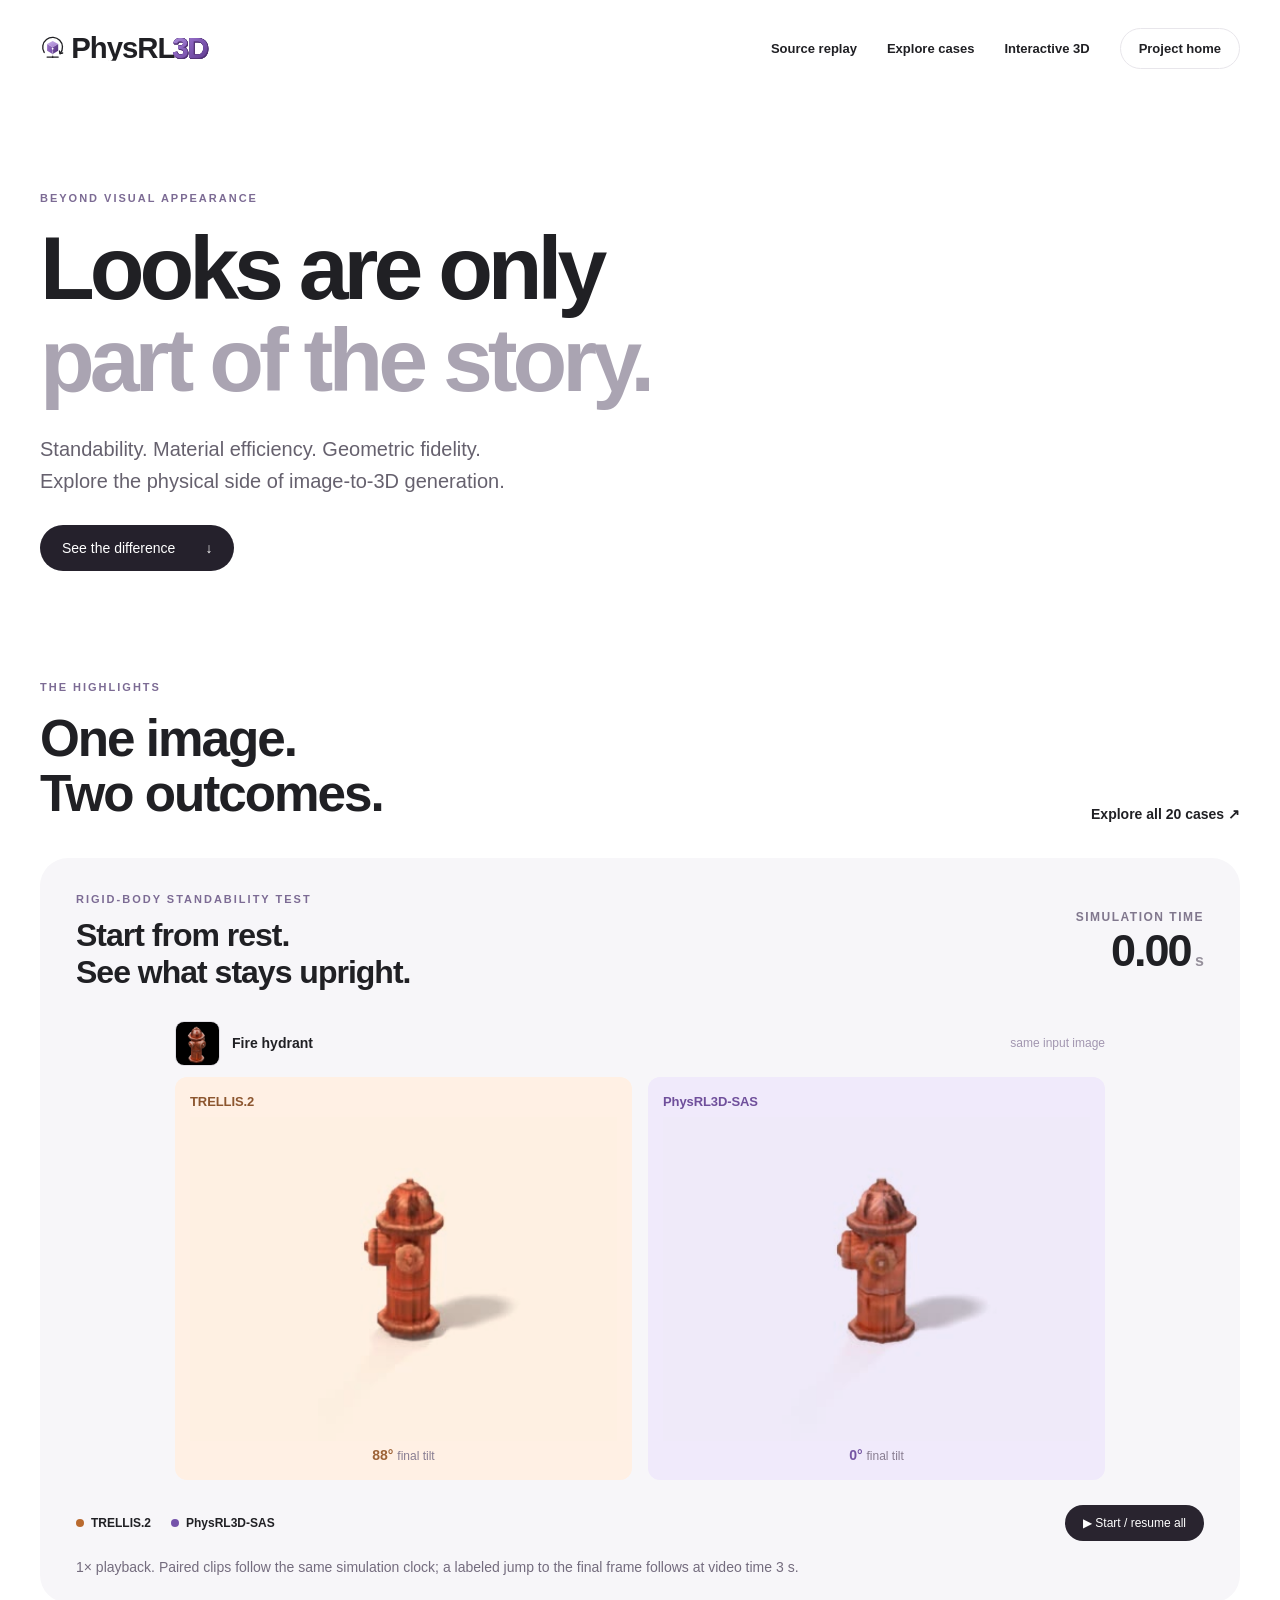
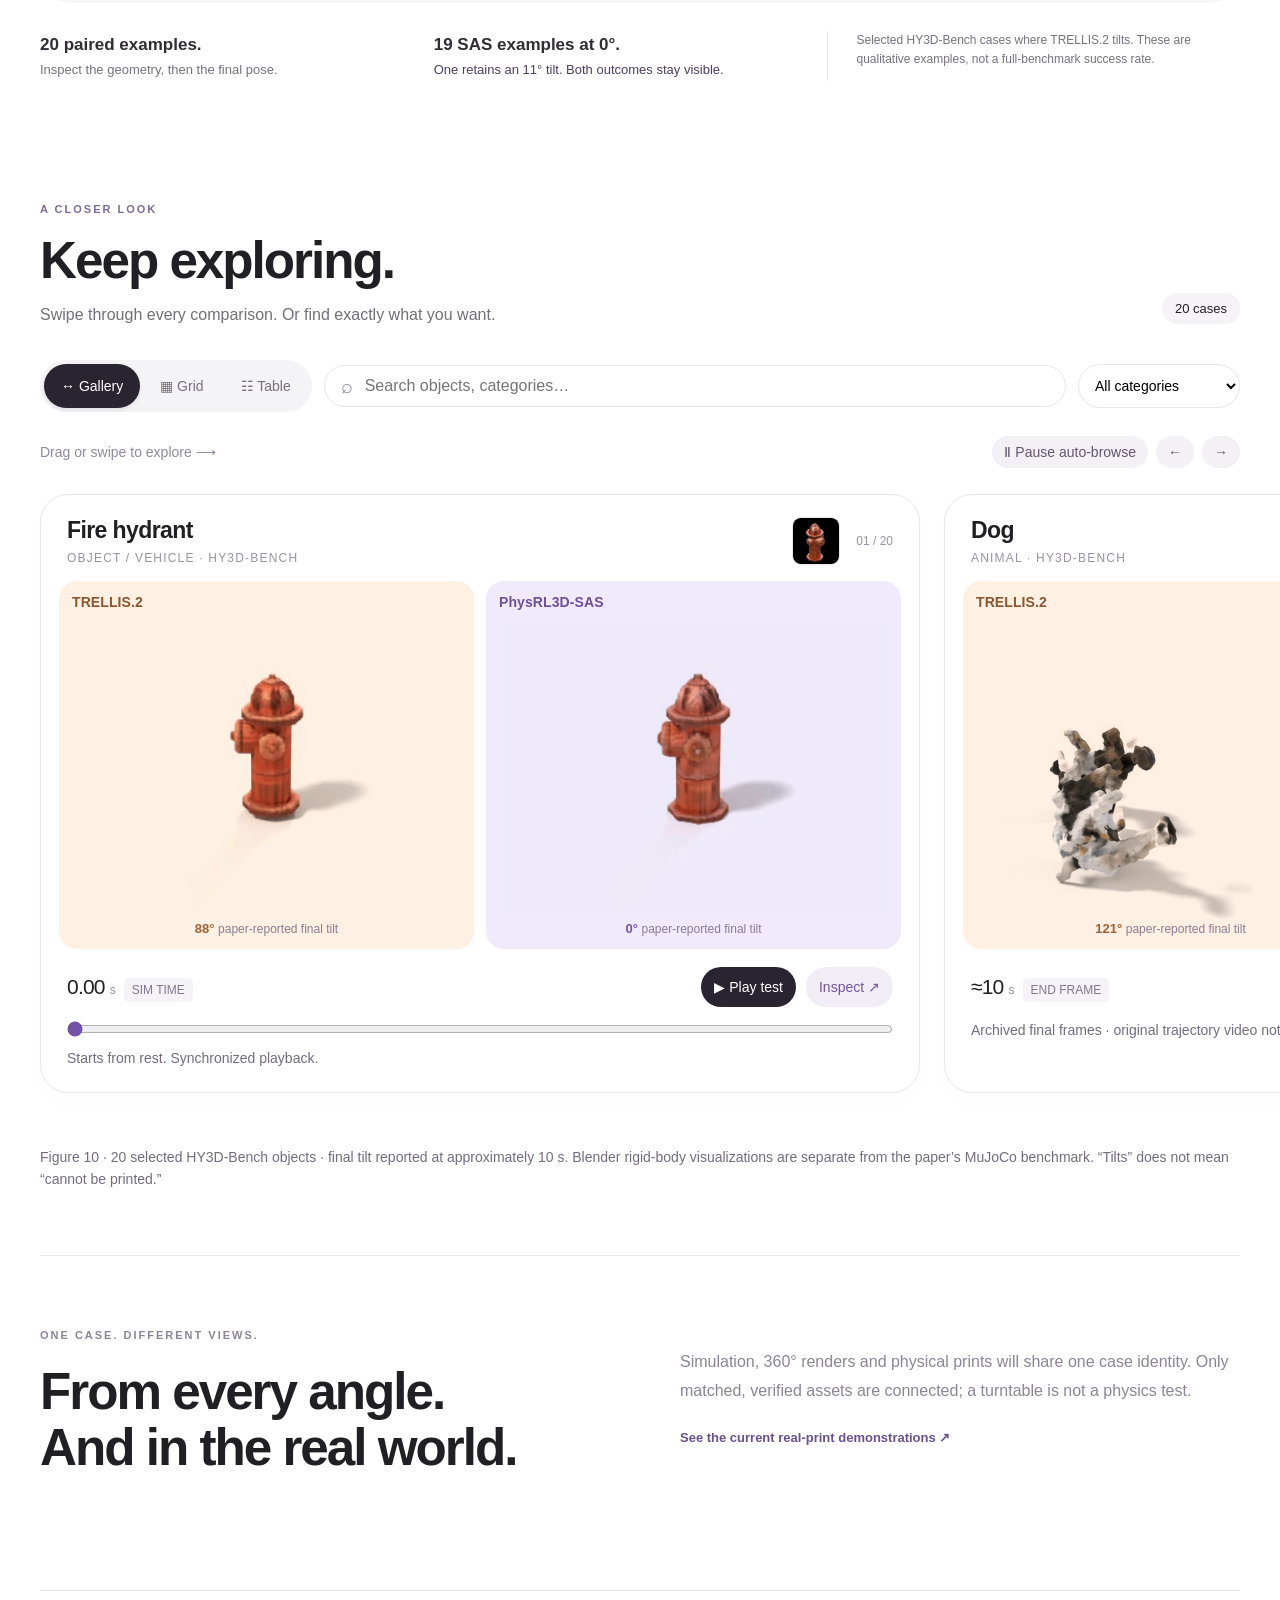
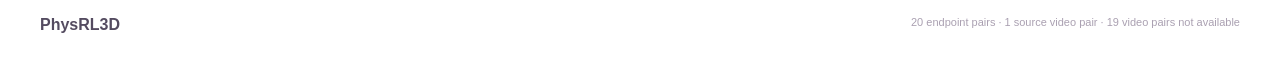
<file: examples/index.html>
<!doctype html>
<html lang="en">
<head>
  <meta charset="utf-8">
  <meta name="viewport" content="width=device-width,initial-scale=1">
  <meta name="color-scheme" content="light">
  <title>PhysRL3D — See what stands</title>
  <meta name="description" content="Explore paired standability tests of TRELLIS.2 and PhysRL3D-SAS.">
  <link rel="stylesheet" href="styles.css">
  <link rel="stylesheet" href="published.css">
  <meta name="robots" content="noindex,nofollow">
  <script>if(new URLSearchParams(location.search).has('embedded'))document.documentElement.classList.add('embedded');</script>
  <script defer src="cases.js"></script>
  <script defer src="core.js"></script>
  <script defer src="app.js"></script>
  <link rel="icon" href="/favicon.ico?v=20261120loop1" sizes="any"><link rel="icon" type="image/svg+xml" href="/static/brand/physrl3d-mark.svg?v=20261120loop1"><link rel="icon" type="image/png" sizes="32x32" href="/static/brand/favicon-32.png?v=20261120loop1"><link rel="apple-touch-icon" sizes="180x180" href="/static/brand/favicon-180.png?v=20261120loop1">
</head>
<body>
  <a class="skip" href="#cases">Skip to the cases</a>
  <header class="nav shell">
    <a class="wordmark" href="#top"><img src="/static/brand/physrl3d-lockup.svg?v=20261120loop1" alt="PhysRL3D" width="174" height="38"></a>
    <nav aria-label="Main navigation"><a href="#highlights">Source replay</a><a href="#cases">Explore cases</a><a href="../#support-examples" target="_top">Interactive 3D</a><a class="nav-pill" href="../" target="_top">Project home</a></nav>
  </header>
  <main id="top">
    <section class="intro shell">
      <p class="eyebrow">BEYOND VISUAL APPEARANCE</p>
      <h1>Looks are only<br><span>part of the story.</span></h1>
      <p class="intro-copy">Standability. Material efficiency. Geometric fidelity.<br>Explore the physical side of image-to-3D generation.</p>
      <a class="primary-link" href="#highlights">See the difference <span>↓</span></a>
    </section>

    <section id="highlights" class="highlights shell" aria-labelledby="highlights-title">
      <div class="section-heading"><div><p class="eyebrow">THE HIGHLIGHTS</p><h2 id="highlights-title">One image.<br>Two outcomes.</h2></div><a href="#cases" class="text-link">Explore all 20 cases ↗</a></div>
      <div class="feature">
        <div class="feature-heading"><div><p class="eyebrow">RIGID-BODY STANDABILITY TEST</p><h3>Start from rest.<br>See what stays upright.</h3></div><div class="clock"><span class="clock-label">PAPER ENDPOINT</span><strong id="hero-clock">≈10<span> s</span></strong></div></div>
        <div id="hero-pairs" class="hero-pairs"></div>
        <div class="feature-controls"><div class="legend"><span><i class="base-dot"></i>TRELLIS.2</span><span><i class="ours-dot"></i>PhysRL3D-SAS</span></div><button id="hero-play" class="play-button" disabled>▶ Simulation videos pending</button></div>
        <p id="hero-status" class="microcopy">Archived end-state images, not a running simulation. Existing source clips reportedly show 0–2.96 s, then jump to a held frame at 9.96 s. The timer will preserve and label this jump when verified clips are connected.</p>
      </div>
      <div class="highlight-summary"><p><b>20 paired examples.</b><br>Inspect the geometry, then the final pose.</p><p><b>19 SAS examples at 0°.</b><br>One retains an 11° tilt. Both outcomes stay visible.</p><p class="selection-note">Selected HY3D-Bench cases where TRELLIS.2 tilts. These are qualitative examples, not a full-benchmark success rate.</p></div>
    </section>

    <section id="cases" class="explorer" aria-labelledby="cases-title">
      <div class="shell"><div class="section-heading"><div><p class="eyebrow">A CLOSER LOOK</p><h2 id="cases-title">Keep exploring.</h2><p class="section-copy">Swipe through every comparison. Or find exactly what you want.</p></div><span id="result-count" class="count" aria-live="polite">20 cases</span></div>
        <div class="explorer-toolbar"><div class="view-switch" role="group" aria-label="Choose view"><button data-view="gallery" aria-pressed="true">↔ Gallery</button><button data-view="grid" aria-pressed="false">▦ Grid</button><button data-view="table" aria-pressed="false">☷ Table</button></div><label class="search"><span aria-hidden="true">⌕</span><input id="search" type="search" placeholder="Search objects, categories…" aria-label="Search cases"></label><label class="category-label"><span class="sr-only">Category</span><select id="category"><option value="all">All categories</option><option value="character">Characters</option><option value="animal">Animals</option><option value="vegetation">Vegetation</option><option value="object">Objects &amp; vehicles</option></select></label></div>
        <div class="gallery-options"><span id="browse-hint">Drag or swipe to explore <span aria-hidden="true">⟶</span></span><div><button id="auto-browse" aria-pressed="true">Ⅱ Pause auto-browse</button><button id="previous" aria-label="Previous case">←</button><button id="next" aria-label="Next case">→</button></div></div>
      </div>
      <div id="case-results" class="case-results gallery" tabindex="0" aria-label="Simulation case gallery"></div>
      <div id="empty-state" class="shell empty-state" hidden><h3>No matching cases.</h3><p>Try a different name or category.</p><button id="clear-search">Clear filters</button></div>
      <p class="shell footnote">Figure 10 · 20 selected HY3D-Bench objects · final tilt reported at approximately 10 s. Blender rigid-body visualizations are separate from the paper’s MuJoCo benchmark. “Tilts” does not mean “cannot be printed.”</p>
    </section>

    <section class="next-section shell"><div><p class="eyebrow">ONE CASE. DIFFERENT VIEWS.</p><h2>From every angle.<br>And in the real world.</h2></div><p>Simulation, 360° renders and physical prints will share one case identity. Only matched, verified assets are connected; a turntable is not a physics test.<br><a class="text-link" href="https://physrl3d.github.io/#prints" target="_blank" rel="noopener">See the current real-print demonstrations ↗</a></p></section>
  </main>
  <footer class="shell"><b>PhysRL3D</b><span>20 endpoint pairs · 1 source video pair · 19 video pairs not available</span></footer>
  <dialog id="case-dialog" aria-labelledby="dialog-title"><div class="dialog-top"><h2 id="dialog-title">Case</h2><button id="close-dialog" aria-label="Close case">×</button></div><div id="dialog-body"></div></dialog>
  <noscript><p class="shell">The interactive explorer requires JavaScript. <a href="../">Return to the research overview.</a></p></noscript>
</body>
</html>
</file>
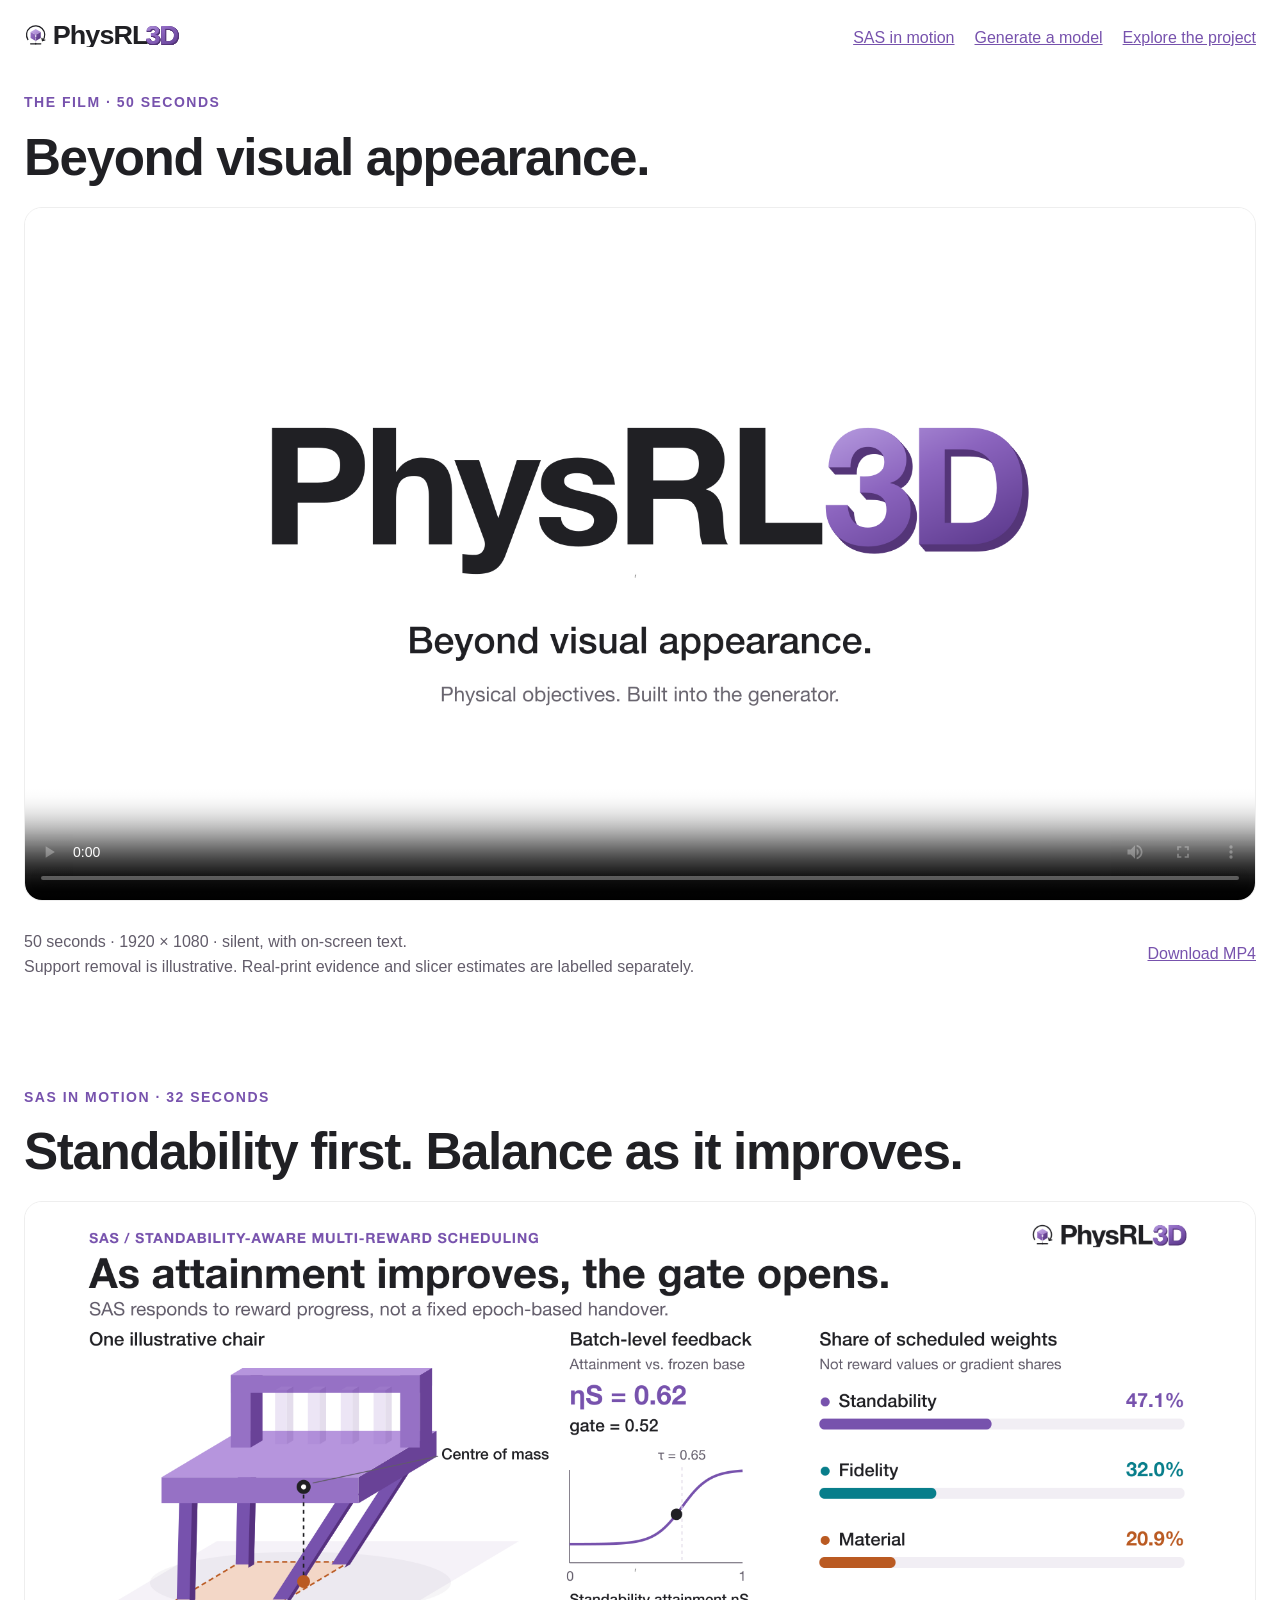
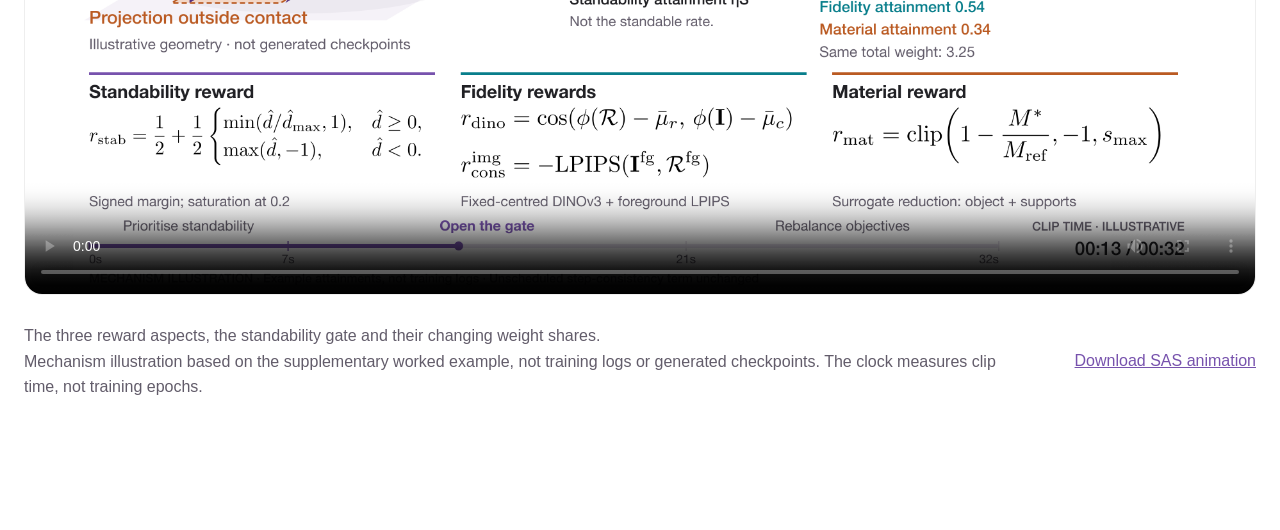
<file: film/index.html>
<!doctype html>
<html lang="en">
<head>
<meta charset="utf-8"><meta name="viewport" content="width=device-width,initial-scale=1"><meta name="robots" content="noindex,nofollow">
<title>PhysRL3D · Films</title>
<link rel="icon" href="/favicon.ico?v=20261120loop1" sizes="any">
<link rel="icon" type="image/svg+xml" href="/static/brand/physrl3d-mark.svg?v=20261120loop1">
<link rel="icon" type="image/png" sizes="32x32" href="/static/brand/favicon-32.png?v=20261120loop1">
<link rel="apple-touch-icon" sizes="180x180" href="/static/brand/favicon-180.png?v=20261120loop1">
<style>*{box-sizing:border-box}html{scroll-behavior:smooth;scroll-padding-top:24px}body{margin:0;padding:24px;background:#fff;color:#202024;font-family:Arial,Helvetica,sans-serif}header,main{max-width:1440px;margin:auto}header{display:flex;align-items:center;justify-content:space-between;gap:24px;margin-bottom:40px}header img{width:160px}nav{display:flex;gap:20px;flex-wrap:wrap}a{color:#7752ad}video{display:block;width:100%;background:#fff;border:1px solid #eee;border-radius:18px}p{font-size:16px;line-height:1.6;color:#625c6a}h1,h2{font-size:clamp(32px,4vw,54px);letter-spacing:-1.4px;margin:12px 0 20px}section{margin-bottom:90px}.eyebrow{font-size:14px;color:#7752ad;letter-spacing:1.5px;font-weight:600}.film-meta{display:flex;justify-content:space-between;align-items:center;gap:24px;flex-wrap:wrap;padding-top:12px}.film-meta p{max-width:1000px}.film-meta a{white-space:nowrap}@media(max-width:600px){header{align-items:flex-start;flex-direction:column}body{padding:20px}section{margin-bottom:60px}}@media(prefers-reduced-motion:reduce){html{scroll-behavior:auto}}</style>
</head>
<body>
<header><a href="../"><img src="../static/brand/physrl3d-lockup.svg?v=20261120loop1" alt="PhysRL3D"></a><nav><a href="#sas">SAS in motion</a><a href="../generate/">Generate a model</a><a href="../">Explore the project</a></nav></header>
<main>
<section id="overview"><p class="eyebrow">THE FILM · 50 SECONDS</p><h1>Beyond visual appearance.</h1>
<video controls playsinline preload="metadata" poster="../static/film/poster.png" aria-label="PhysRL3D research film"><source src="../static/film/physrl3d-50s.mp4" type="video/mp4"><track kind="captions" src="../static/film/captions.vtt" srclang="en" label="English" default></video>
<div class="film-meta"><p>50 seconds · 1920 × 1080 · silent, with on-screen text.<br>Support removal is illustrative. Real-print evidence and slicer estimates are labelled separately.</p><a href="../static/film/physrl3d-50s.mp4" download>Download MP4</a></div></section>
<section id="sas"><p class="eyebrow">SAS IN MOTION · 32 SECONDS</p><h2>Standability first. Balance as it improves.</h2>
<video controls playsinline preload="metadata" poster="../static/film/sas-poster.png" aria-label="SAS mechanism illustration with stage labels and a synchronized timeline"><source src="../static/film/sas-32s.mp4" type="video/mp4"><track kind="captions" src="../static/film/sas-captions.vtt" srclang="en" label="English"></video>
<div class="film-meta"><p>The three reward aspects, the standability gate and their changing weight shares.<br>Mechanism illustration based on the supplementary worked example, not training logs or generated checkpoints. The clock measures clip time, not training epochs.</p><a href="../static/film/sas-32s.mp4" download>Download SAS animation</a></div></section>
</main>
</body></html>
</file>
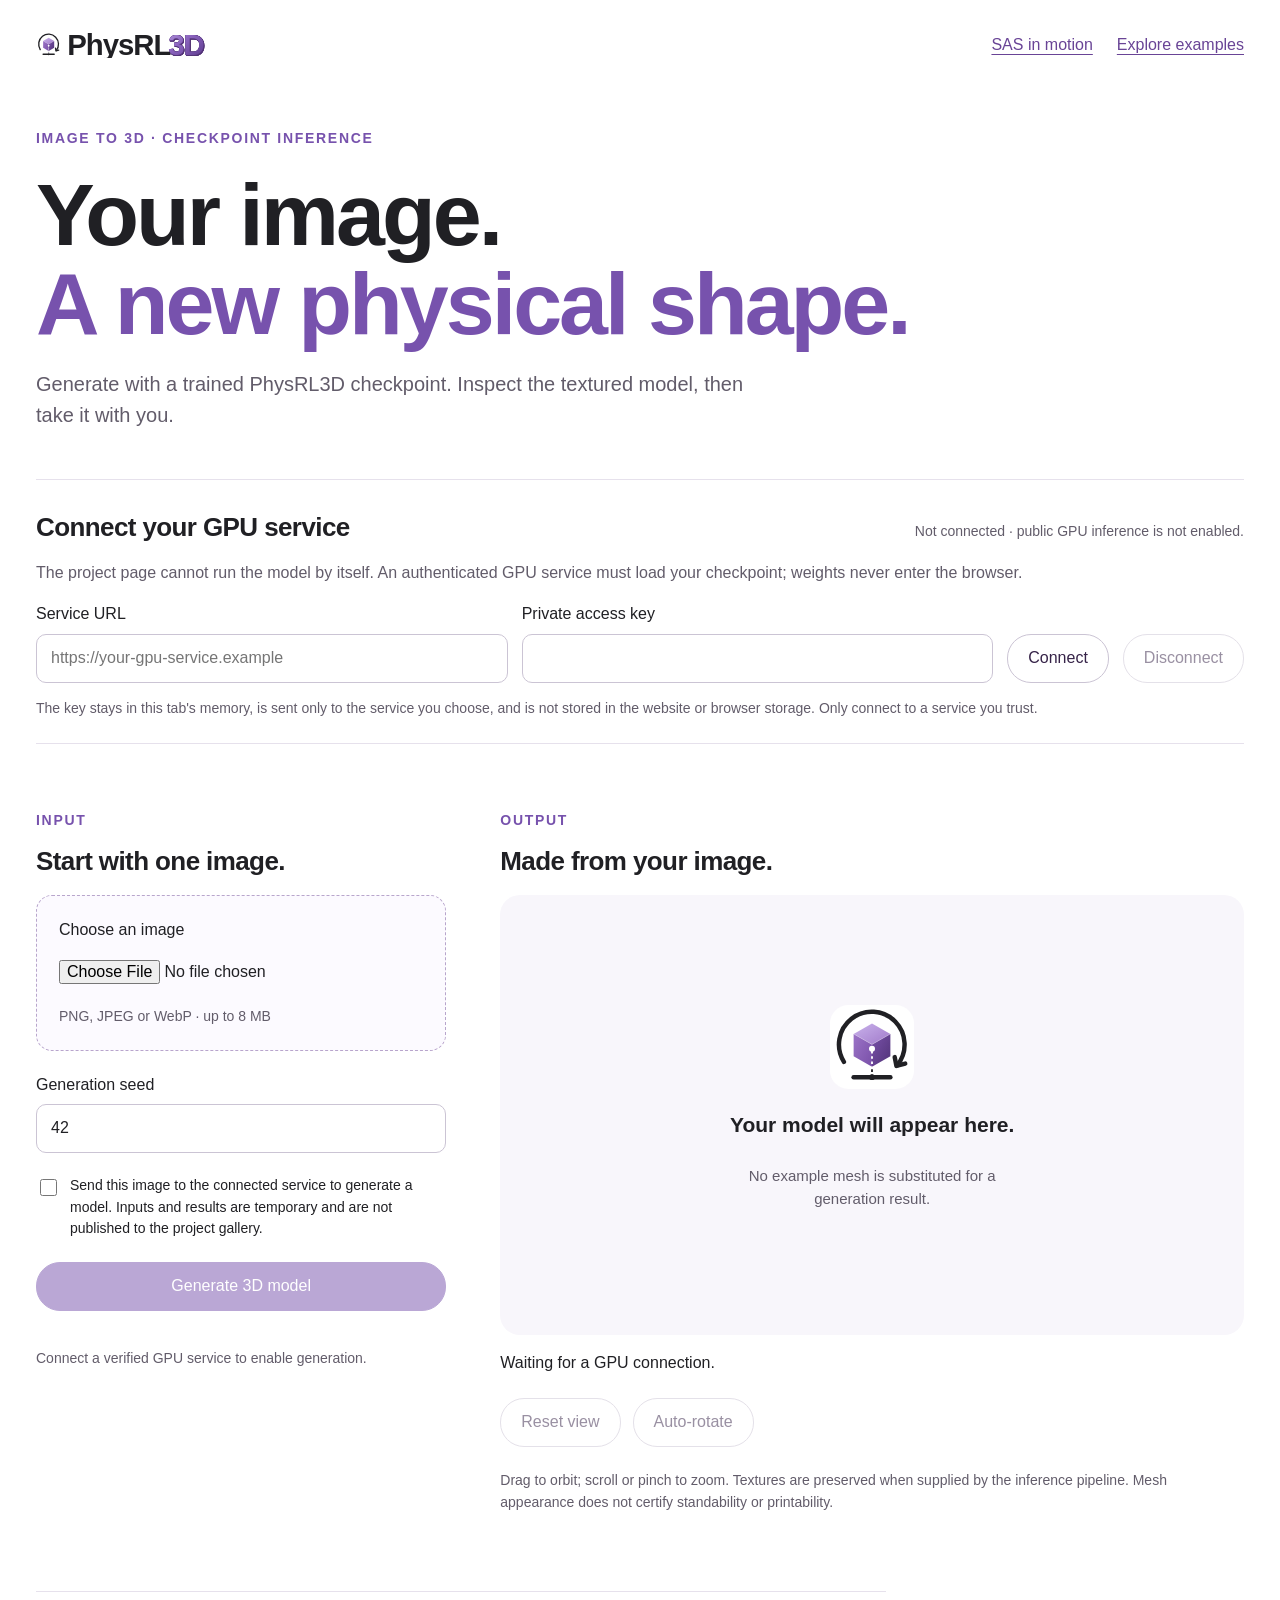
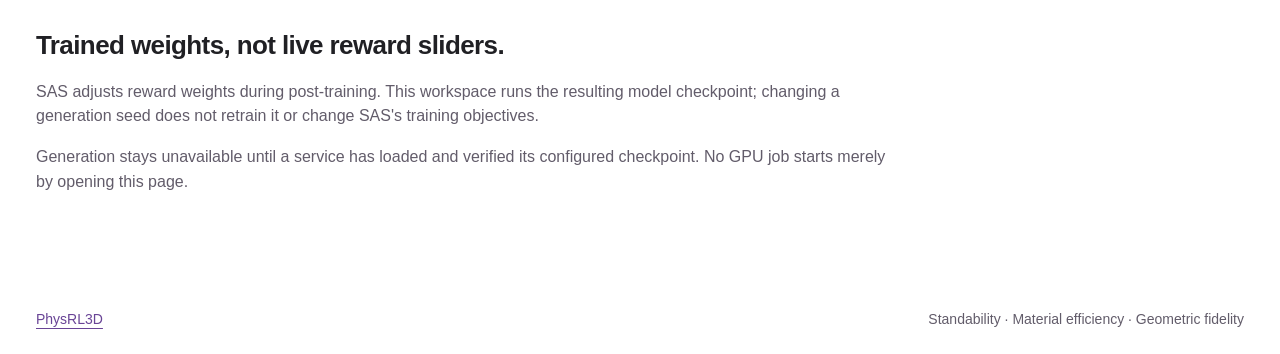
<file: generate/index.html>
<!doctype html>
<html lang="en"><head>
<meta charset="utf-8"><meta name="viewport" content="width=device-width,initial-scale=1"><meta name="robots" content="noindex,nofollow">
<meta name="referrer" content="no-referrer"><title>PhysRL3D · Generate</title>
<link rel="icon" href="/favicon.ico?v=20261120loop1"><link rel="stylesheet" href="generate.css?v=1">
<link rel="icon" type="image/svg+xml" href="/static/brand/physrl3d-mark.svg?v=20261120loop1">
<link rel="icon" type="image/png" sizes="32x32" href="/static/brand/favicon-32.png?v=20261120loop1">
<link rel="apple-touch-icon" sizes="180x180" href="/static/brand/favicon-180.png?v=20261120loop1">
<script type="importmap">{"imports":{"three":"https://cdn.jsdelivr.net/npm/three@0.162.0/build/three.module.js","three/addons/":"https://cdn.jsdelivr.net/npm/three@0.162.0/examples/jsm/"}}</script>
<script type="module" src="generate.mjs?v=1"></script>
</head><body>
<header><a href="../"><img src="../static/brand/physrl3d-lockup.svg?v=20261120loop1" alt="PhysRL3D" width="174" height="42"></a><nav><a href="../film/#sas">SAS in motion</a><a href="../#comparisons">Explore examples</a></nav></header>
<main>
<p class="eyebrow">IMAGE TO 3D · CHECKPOINT INFERENCE</p>
<h1>Your image.<br><span>A new physical shape.</span></h1>
<p class="lead">Generate with a trained PhysRL3D checkpoint. Inspect the textured model, then take it with you.</p>
<section class="connection" aria-labelledby="connection-title">
<div class="connection-heading"><h2 id="connection-title">Connect your GPU service</h2><p id="connection-status" role="status">Not connected · public GPU inference is not enabled.</p></div>
<p>The project page cannot run the model by itself. An authenticated GPU service must load your checkpoint; weights never enter the browser.</p>
<form id="connect-form"><label>Service URL<input id="endpoint" type="url" placeholder="https://your-gpu-service.example" autocomplete="off" required></label><label>Private access key<input id="access-key" type="password" autocomplete="off" spellcheck="false" required aria-describedby="key-note"></label><button id="connect" type="submit">Connect</button><button id="disconnect" type="button" disabled>Disconnect</button></form>
<p id="key-note" class="small">The key stays in this tab's memory, is sent only to the service you choose, and is not stored in the website or browser storage. Only connect to a service you trust.</p>
<p id="model-info" class="model-info" hidden></p>
</section>
<div class="workspace">
<section class="input-panel" aria-labelledby="input-title"><p class="eyebrow">INPUT</p><h2 id="input-title">Start with one image.</h2>
<form id="generate-form">
<label class="upload">Choose an image<input id="image" type="file" accept="image/png,image/jpeg,image/webp" required><span>PNG, JPEG or WebP · up to 8 MB</span></label>
<img id="input-preview" alt="Your selected conditioning image" hidden>
<label>Generation seed<input id="seed" type="number" min="0" max="2147483647" step="1" value="42" required></label>
<label class="consent"><input id="consent" type="checkbox" required><span>Send this image to the connected service to generate a model. Inputs and results are temporary and are not published to the project gallery.</span></label>
<button id="generate" type="submit" class="primary" disabled>Generate 3D model</button>
<p id="submit-hint" class="small">Connect a verified GPU service to enable generation.</p>
</form></section>
<section class="output-panel" aria-labelledby="output-title"><div class="output-heading"><div><p class="eyebrow">OUTPUT</p><h2 id="output-title">Made from your image.</h2></div><span id="elapsed" hidden></span></div>
<div id="viewer" role="region" aria-label="Generated 3D model viewer"><div id="placeholder"><img src="../static/brand/physrl3d-mark.svg" alt="" width="84" height="84"><h3>Your model will appear here.</h3><p>No example mesh is substituted for a generation result.</p></div></div>
<p id="job-status" role="status" aria-live="polite">Waiting for a GPU connection.</p><progress id="progress" hidden aria-label="Generation in progress"></progress>
<div class="output-actions"><button id="reset-view" disabled>Reset view</button><button id="rotate" disabled aria-pressed="false">Auto-rotate</button><a id="download" hidden download="physrl3d.glb">Download GLB</a></div>
<p class="small">Drag to orbit; scroll or pinch to zoom. Textures are preserved when supplied by the inference pipeline. Mesh appearance does not certify standability or printability.</p>
</section></div>
<section class="notes"><h2>Trained weights, not live reward sliders.</h2><p>SAS adjusts reward weights during post-training. This workspace runs the resulting model checkpoint; changing a generation seed does not retrain it or change SAS's training objectives.</p><p>Generation stays unavailable until a service has loaded and verified its configured checkpoint. No GPU job starts merely by opening this page.</p></section>
</main><footer><a href="../">PhysRL3D</a><span>Standability · Material efficiency · Geometric fidelity</span></footer>
</body></html>
</file>
<file: examples/styles.css>
:root{--ink:#202024;--muted:#717079;--line:#e8e6eb;--lavender:#f0eafb;--purple:#7452aa;--peach:#fff0e4;--orange:#b96a2f;--page:#fff;--radius:28px;font-family:Inter,-apple-system,BlinkMacSystemFont,"Segoe UI",sans-serif;color:var(--ink);background:var(--page)}
*{box-sizing:border-box}html{scroll-behavior:smooth;scroll-padding-top:28px}body{margin:0}button,input,select{font:inherit}button,a,input,select{-webkit-tap-highlight-color:transparent}button{cursor:pointer}button:disabled{cursor:not-allowed;opacity:.58}a{color:inherit;text-decoration:none}a:hover{text-decoration:underline;text-underline-offset:5px}button:focus-visible,a:focus-visible,input:focus-visible,select:focus-visible,[tabindex]:focus-visible{outline:3px solid var(--purple);outline-offset:4px}button{border:0}button:hover:not(:disabled){filter:brightness(.96)}.shell{width:min(1260px,calc(100% - 80px));margin:auto}.nav{height:96px;display:flex;align-items:center;justify-content:space-between}.wordmark{font-weight:800;font-size:24px;letter-spacing:-1px;display:flex;align-items:center}.wordmark span{color:var(--purple)}.wordmark i{width:8px;height:8px;margin:3px 0 0 7px;border-radius:50%;background:#e9bb8a}.nav nav{display:flex;gap:30px;align-items:center;font-size:13px;font-weight:600}.nav-pill{padding:12px 18px;border:1px solid var(--line);border-radius:50px}.intro{padding:96px 0 110px}.eyebrow{font-size:11px;font-weight:750;letter-spacing:2px;margin:0 0 18px;color:#7c6b94}h1,h2,h3,p{margin-top:0}h1{font-size:clamp(54px,7vw,100px);line-height:1.03;letter-spacing:-5px;font-weight:730;margin-bottom:26px}h1 span{color:#aaa4b2}h2{font-size:clamp(32px,4vw,54px);line-height:1.09;letter-spacing:-2px;font-weight:700;margin-bottom:14px}h3{font-size:28px;line-height:1.15;letter-spacing:-.9px}.intro-copy{font-size:20px;line-height:1.6;color:#66616e;margin:0 0 28px}.primary-link{display:inline-flex;gap:30px;align-items:center;background:#25212c;color:white;padding:15px 22px;border-radius:40px;font-size:14px}.section-heading{display:flex;justify-content:space-between;align-items:end;gap:24px;margin-bottom:36px}.section-heading h2{margin-bottom:0}.text-link{font-size:14px;font-weight:600;white-space:nowrap}.feature{background:#f7f6f9;border-radius:var(--radius);padding:35px 36px 24px;overflow:hidden}.feature-heading{display:flex;justify-content:space-between;align-items:center;margin-bottom:30px}.feature-heading h3{font-size:32px;letter-spacing:-1px;margin:0}.feature-heading .eyebrow{margin-bottom:12px}.clock{text-align:right;font-variant-numeric:tabular-nums;white-space:nowrap}.clock-label{display:block;font-size:9px;font-weight:700;color:#80778d;letter-spacing:1.5px;margin-bottom:4px}.clock strong{font-size:45px;line-height:1;font-weight:550;letter-spacing:-2px}.clock strong span{font-size:16px;color:#96909c;letter-spacing:0}.hero-pairs{display:grid;grid-template-columns:repeat(3,minmax(0,1fr));gap:18px}.hero-case{min-width:0}.hero-case h4{margin:0 0 11px;font-size:14px;font-weight:650}.hero-case .pair{gap:7px}.hero-case .media-panel{border-radius:12px;padding:7px}.hero-case img{aspect-ratio:1/1.15;object-fit:contain;background:white;mix-blend-mode:multiply}.hero-case .method-label{font-size:9px;padding:6px 0;white-space:nowrap;letter-spacing:-.1px}.hero-case .angle{font-size:13px;padding:6px 0 2px}.feature-controls{display:flex;justify-content:space-between;align-items:center;gap:16px;margin-top:25px}.legend{display:flex;gap:20px;align-items:center;font-size:12px;font-weight:600}.legend span{display:flex;gap:7px;align-items:center}.legend i{width:8px;height:8px;border-radius:50%;display:inline-block}.base-dot{background:var(--orange)}.ours-dot{background:var(--purple)}.play-button{background:#29242f;color:white;padding:11px 18px;border-radius:50px;font-size:12px}.microcopy{font-size:11px;color:#77717f;line-height:1.6;margin:15px 0 0}.highlight-summary{display:grid;grid-template-columns:1fr 1fr 1.15fr;gap:35px;margin:28px 0 0}.highlight-summary p{font-size:13px;line-height:1.65;color:#78717f}.highlight-summary b{font-size:17px;color:#302d35;font-weight:650}.highlight-summary .selection-note{font-size:12px;border-left:1px solid var(--line);padding-left:28px}.explorer{padding:110px 0 65px;overflow:hidden}.section-copy{color:var(--muted);font-size:16px;margin:17px 0 0}.count{font-size:13px;padding:8px 13px;background:#f5f3f7;border-radius:30px;white-space:nowrap}.explorer-toolbar{display:flex;align-items:center;gap:12px;margin-bottom:24px}.view-switch{padding:4px;display:flex;gap:3px;background:#f4f3f6;border-radius:40px;flex-shrink:0}.view-switch button{font-size:12px;padding:10px 17px;border-radius:30px;color:#77717f;background:transparent}.view-switch button[aria-pressed=true]{background:#29242f;color:white;box-shadow:0 2px 4px #29193415}.search{display:flex;gap:10px;align-items:center;flex:1;min-width:0;border:1px solid var(--line);border-radius:30px;padding:10px 16px}.search span{font-size:20px;line-height:1;color:#8d849a}.search input{border:0;background:transparent;width:100%;min-width:0;font-size:13px;outline:none}.category-label select{background:white;border:1px solid var(--line);border-radius:30px;padding:12px;font-size:12px;max-width:180px}.gallery-options{display:flex;justify-content:space-between;align-items:center;margin-bottom:18px;font-size:12px;color:#928a9c}.gallery-options>div{display:flex;gap:8px}.gallery-options button{background:#f3f0f6;padding:8px 12px;border-radius:30px;color:#62556e;font-size:12px}.case-results.gallery{display:flex;gap:24px;overflow-x:auto;scroll-snap-type:x proximity;padding:8px max(40px,calc((100vw - 1260px)/2)) 30px;scrollbar-width:none;overscroll-behavior-x:contain;cursor:grab}.gallery::-webkit-scrollbar{display:none}.gallery.auto-running{scroll-snap-type:none}.gallery.dragging{cursor:grabbing;user-select:none}.case-card{border:1px solid var(--line);border-radius:var(--radius);background:white;box-shadow:0 8px 25px #31233904;min-width:0;overflow:hidden}.gallery .case-card{flex:0 0 min(880px,78vw);scroll-snap-align:center}.case-card-header{display:flex;justify-content:space-between;align-items:center;padding:22px 26px 16px;gap:16px}.case-title{border:0;background:none;color:var(--ink);text-align:left;padding:0;font-size:23px;font-weight:650;letter-spacing:-.6px}.case-title:hover{text-decoration:underline;text-underline-offset:5px}.case-subtitle{font-size:10px;text-transform:uppercase;letter-spacing:1.2px;color:#9a92a2;margin:7px 0 0}.case-index{font-size:11px;font-variant-numeric:tabular-nums;color:#9a92a2}.pair{display:grid;grid-template-columns:repeat(2,minmax(0,1fr));gap:12px}.case-card>.pair{padding:0 18px}.media-panel{border-radius:18px;padding:13px;overflow:hidden;min-width:0;background:var(--peach)}.media-panel.ours{background:var(--lavender)}.method-label{font-weight:650;color:#8c562f;font-size:11px;letter-spacing:.1px}.ours .method-label{color:#6f4f9b}.media-panel img,.media-panel video{display:block;width:100%;aspect-ratio:1.25;object-fit:contain;mix-blend-mode:multiply}.media-panel video[hidden]{display:none}.media-panel img{pointer-events:none}.angle{font-size:13px;font-weight:600;text-align:center;color:#9d6236}.ours .angle{color:#7555a3}.angle small{font-weight:400;color:#887d91}.card-controls{display:flex;align-items:center;justify-content:space-between;padding:18px 26px 12px;gap:16px}.card-time{font-size:21px;letter-spacing:-.8px;font-variant-numeric:tabular-nums}.card-time small{font-size:11px;color:#96909e;letter-spacing:0}.still-tag{font-size:10px;padding:5px 8px;background:#f5f3f7;border-radius:5px;color:#82778d;margin-left:8px;vertical-align:middle}.card-status{font-size:11px;color:#9b93a4;margin:0;padding:0 26px 22px}.card-actions{display:flex;gap:10px;align-items:center}.card-actions button{font-size:11px;border-radius:25px;padding:9px 13px;background:#f1edf6;color:#74549e}.card-actions button.play{background:#29242f;color:white}.seek{width:calc(100% - 52px);margin:2px 26px 10px;accent-color:var(--purple)}.grid{display:grid;grid-template-columns:repeat(2,minmax(0,1fr));gap:24px;width:min(1260px,calc(100% - 80px));margin:auto}.grid .case-card-header{padding:18px 20px}.grid .case-title{font-size:18px}.grid .card-controls{padding:14px 20px}.grid .card-time{font-size:17px}.grid .card-actions button{padding:8px;font-size:10px}.table-view{width:min(1260px,calc(100% - 80px));margin:auto;overflow:auto;border:1px solid var(--line);border-radius:18px}.case-table{border-collapse:collapse;width:100%;font-size:13px;min-width:720px}.case-table th,.case-table td{text-align:left;padding:15px 20px;border-bottom:1px solid var(--line)}.case-table th{background:#f8f6fa;color:#8a7e95;font-size:11px;font-weight:600}.case-table th button{background:transparent;padding:0;color:inherit;text-align:left}.case-table tr:last-child td{border-bottom:0}.case-table td button{background:transparent;color:var(--purple);padding:0}.case-table tbody tr:hover{background:#fbf9fe}.table-object{display:flex;align-items:center;gap:12px}.table-object img{width:50px;height:42px;object-fit:contain}.table-object b{font-weight:600;color:var(--ink)}.status-pill{font-size:10px;border-radius:20px;padding:5px 9px;background:#f2edf7;color:#836b9e}.empty-state{padding:60px 0;text-align:center;color:var(--muted)}.empty-state button{padding:12px 18px;border-radius:30px;background:var(--lavender);color:var(--purple)}.footnote{font-size:11px;line-height:1.7;color:#aaa2b0;margin-top:23px}.next-section{display:grid;grid-template-columns:1fr 1fr;gap:80px;align-items:center;padding:70px 0 100px;border-top:1px solid var(--line)}.next-section p{font-size:16px;line-height:1.8;color:#8d8495}.next-section .eyebrow{font-size:11px}.next-section .text-link{display:inline-block;margin-top:20px;font-size:13px;color:#6b518c;white-space:normal}footer{border-top:1px solid var(--line);padding:25px 0 40px;display:flex;justify-content:space-between;gap:25px;font-size:11px;color:#aaa0b1}footer b{color:#544b60;font-size:16px}dialog{border:0;border-radius:28px;max-width:950px;width:calc(100% - 32px);padding:25px;max-height:90vh;overflow:auto;box-shadow:0 30px 100px #1e123040}dialog::backdrop{background:#21192f60;backdrop-filter:blur(8px)}.dialog-top{display:flex;justify-content:space-between;align-items:center;margin-bottom:16px}.dialog-top h2{font-size:24px;margin:0}.dialog-top button{border-radius:50%;background:#f4f0f7;width:35px;height:35px;font-size:22px}.dialog-tabs{display:flex;gap:8px;margin:0 0 16px}.dialog-tabs button{padding:10px 15px;border-radius:30px;font-size:12px;background:#f5f2f9;color:var(--purple)}.dialog-tabs button[aria-pressed=true]{background:#302637;color:white}.asset-note{font-size:12px;color:#978a9f;line-height:1.7;padding:14px 2px}.sr-only{position:absolute;width:1px;height:1px;overflow:hidden;clip:rect(0,0,0,0);white-space:nowrap}.skip{position:fixed;top:-100px;left:20px;background:white;padding:12px;z-index:20}.skip:focus{top:12px}[hidden]{display:none!important}
.input-thumb{width:48px;height:48px;object-fit:contain;border-radius:9px;background:white;border:1px solid var(--line);margin-left:auto}.hero-case h4{display:flex;align-items:center;gap:12px}.hero-case h4 .input-thumb{margin:0;width:45px;height:45px}.hero-input-label{font-size:10px;font-weight:400;color:#a296b0;margin-left:auto}.hero-pairs.single{grid-template-columns:minmax(0,1fr);max-width:930px;margin:auto}.hero-pairs.single .pair{gap:16px}.hero-pairs.single .media-panel{padding:15px}.hero-pairs.single img,.hero-pairs.single video{aspect-ratio:400/304;object-fit:contain}.hero-pairs.single .method-label{font-size:13px;padding:2px 0 8px}.hero-pairs.single .angle{font-size:14px}
@media(min-width:1700px){.gallery .case-card{flex-basis:850px}}
@media(max-width:900px){.shell{width:calc(100% - 44px)}.nav nav{gap:17px}.intro{padding:70px 0 80px}h1{letter-spacing:-3px}.hero-pairs{gap:10px}.feature{padding:25px 20px 20px}.hero-case .method-label{font-size:8px}.hero-case .media-panel{padding:5px}.hero-case h4{font-size:11px}.highlight-summary{gap:18px}.highlight-summary p{font-size:11px}.highlight-summary b{font-size:15px}.explorer-toolbar{flex-wrap:wrap}.search{min-width:200px}.category-label{flex-shrink:0}.gallery .case-card{flex-basis:86vw}.case-results.gallery{padding-left:22px;padding-right:22px}.grid{width:calc(100% - 44px);gap:16px}.grid .card-controls{align-items:start;flex-direction:column;gap:8px}.grid .case-card>.pair{padding:0 10px;gap:7px}.grid .media-panel{padding:8px}.grid .method-label{font-size:9px}.next-section{gap:35px}.table-view{width:calc(100% - 44px)}}
@media(max-width:600px){.nav{height:76px}.nav nav>a:first-child{display:none}.nav nav{font-size:11px;gap:12px}.wordmark{font-size:20px}.nav-pill{padding:9px 11px}.intro{padding:54px 0 70px}h1{font-size:54px;letter-spacing:-3px}.intro-copy{font-size:15px}.eyebrow{font-size:9px}.section-heading{align-items:start;margin-bottom:24px}.section-heading>.text-link{font-size:11px;white-space:normal;max-width:100px;text-align:right}.feature-heading{align-items:start}.feature-heading h3{font-size:25px}.feature-heading .eyebrow{font-size:8px}.clock strong{font-size:34px}.clock-label{font-size:7px;letter-spacing:1px}.hero-pairs{grid-template-columns:1fr}.hero-case{display:none}.hero-case:first-child{display:block}.hero-case h4{font-size:13px}.hero-case .method-label{font-size:10px}.hero-case img{aspect-ratio:1.2}.hero-case .media-panel{padding:10px}.feature-controls{align-items:start;flex-direction:column;gap:13px}.highlight-summary{grid-template-columns:1fr 1fr;gap:15px}.highlight-summary .selection-note{grid-column:1/-1;border-left:0;border-top:1px solid var(--line);padding:12px 0 0;margin:0}.explorer{padding-top:75px}.section-copy{font-size:14px;line-height:1.6}.explorer-toolbar{gap:10px}.view-switch{width:100%;justify-content:center}.view-switch button{flex:1}.search{min-width:0;padding:10px 12px}.category-label select{max-width:140px;font-size:11px;padding:12px 6px}.gallery-options{font-size:10px;gap:8px}.gallery-options button{font-size:10px;padding:8px}.gallery .case-card{flex-basis:calc(100vw - 50px)}.case-card-header{padding:20px 18px 14px}.case-title{font-size:20px}.case-subtitle{font-size:8px}.case-card>.pair{padding:0 10px;gap:7px}.media-panel{padding:9px;border-radius:12px}.media-panel img{aspect-ratio:.9}.method-label{font-size:9px}.angle{font-size:12px}.angle small{display:block;font-size:9px}.card-controls{padding:15px 17px 12px;gap:8px}.card-time{font-size:18px}.still-tag{font-size:8px;margin-left:4px;padding:4px}.card-actions{gap:5px}.card-actions button{font-size:9px;padding:8px}.card-status{padding:0 17px 18px;font-size:10px}.grid{grid-template-columns:1fr}.grid .card-controls{flex-direction:row;align-items:center}.next-section{grid-template-columns:1fr;gap:20px;padding:50px 0}.next-section p{font-size:14px}footer{flex-direction:column;gap:12px}.dialog-tabs{gap:5px}.dialog-tabs button{padding:9px 11px;font-size:11px}}
@media(prefers-reduced-motion:reduce){html{scroll-behavior:auto}*{animation:none!important;transition:none!important}}
.nav{min-height:96px;height:auto;gap:20px;padding-top:22px;padding-bottom:22px}.nav nav{flex-wrap:wrap;justify-content:flex-end}.wordmark{flex-shrink:0}.dialog-tabs{flex-wrap:wrap;align-items:center}.dialog-tabs a{font-size:12px;padding:10px 15px}
@media(max-width:600px){.nav{min-height:76px;align-items:flex-start}.nav nav{row-gap:10px}.dialog-tabs a{font-size:11px;padding:9px 11px}}
</file>
<file: examples/published.css>
:root{--ours:#7752ad;--base:#665d50;--bg:#fff}
body{background:#fff}.wordmark i{display:none}.wordmark span{color:#7752ad}
.highlight-summary p:nth-child(2){color:#4f3e63}
html.embedded .nav,html.embedded .intro,html.embedded .highlights,html.embedded .next-section,html.embedded footer{display:none}
html.embedded .explorer{padding-top:26px;padding-bottom:20px}
html.embedded .explorer .section-heading{display:none}
html.embedded .shell{width:calc(100% - 36px)}
html.embedded .case-results.gallery{padding-left:18px;padding-right:18px}
.view-switch button{min-height:44px}.search input{font-size:16px}
.view-switch button,.category-label select,.gallery-options,.gallery-options button,.card-actions button,.grid .card-actions button,.method-label,.grid .method-label,.hero-case .method-label,.card-status,.dialog-tabs button,.dialog-tabs a,.asset-note,.microcopy,.footnote,.case-table,.case-table th{font-size:14px}
.case-subtitle,.case-index,.still-tag,.card-time small,.status-pill,.clock-label,.angle small,.hero-input-label{font-size:12px}
.card-status,.microcopy,.asset-note,.footnote{color:#746c7e;line-height:1.6}
.card-actions button{min-height:40px}.card-controls{flex-wrap:wrap}.gallery-options{gap:16px;flex-wrap:wrap}
@media(max-width:600px){.nav nav{flex-wrap:wrap;justify-content:flex-end}.nav nav a{font-size:14px}.intro h1{font-size:48px}}
</file>
<file: generate/generate.css>
*{box-sizing:border-box}body{margin:0;background:#fff;color:#202024;font-family:Arial,Helvetica,sans-serif;font-size:16px;line-height:1.55}header,main,footer{max-width:1280px;margin:auto;padding:24px 36px}header{display:flex;justify-content:space-between;align-items:center;gap:24px}header img{display:block;object-fit:contain}nav{display:flex;gap:24px;flex-wrap:wrap}a{color:#694496;text-underline-offset:4px}h1{font-size:clamp(44px,7vw,88px);letter-spacing:-3px;line-height:1.02;margin:20px 0}h1 span{color:#7752ad}h2{font-size:26px;letter-spacing:-.6px;line-height:1.2;margin:8px 0 18px}h3{font-size:21px}.eyebrow{font-size:14px;letter-spacing:1.7px;color:#7752ad;font-weight:650}.lead{font-size:20px;max-width:740px;color:#625c6a;margin-bottom:48px}.connection{border-top:1px solid #e6e1ec;border-bottom:1px solid #e6e1ec;padding:24px 0;margin:24px 0 52px}.connection-heading{display:flex;justify-content:space-between;gap:20px;align-items:baseline}.connection p{color:#625c6a;margin-top:0}.connection-heading p{font-size:14px}.connection form{display:flex;gap:14px;align-items:flex-end;flex-wrap:wrap}.connection label{flex:1;min-width:230px}.connection .small{margin:14px 0 0}.model-info{font-size:14px;overflow-wrap:anywhere}label{display:block;font-size:16px;font-weight:500}input:not([type=checkbox]){display:block;width:100%;font:inherit;line-height:1.3;border:1px solid #cbc4d4;border-radius:10px;background:white;color:#202024;padding:13px 14px;margin-top:7px}input:focus-visible,button:focus-visible,a:focus-visible{outline:3px solid #b697db;outline-offset:3px}button,.output-actions a{border:1px solid #cbc4d4;background:#fff;color:#362348;padding:13px 20px;border-radius:24px;font:inherit;cursor:pointer;white-space:nowrap;line-height:1.3;text-decoration:none}button:hover{background:#f6f2fa}button:disabled{opacity:.5;cursor:not-allowed}.primary{background:#7752ad;color:#fff;border-color:#7752ad;width:100%}.primary:hover:not(:disabled){background:#654298}.workspace{display:grid;grid-template-columns:minmax(280px,.8fr) minmax(0,1.45fr);gap:54px}.input-panel form>*{margin-bottom:22px}.upload{border:1px dashed #b8a5cc;border-radius:16px;padding:22px;background:#fcfaff}.upload span{display:block;font-size:14px;color:#625c6a;margin-top:12px}.upload input{border:0;padding:10px 0;background:transparent}.input-panel img{display:block;max-width:100%;width:100%;height:240px;object-fit:contain;border-radius:12px;background:#f8f6fa}.consent{display:flex;align-items:flex-start;gap:10px;font-size:14px;line-height:1.55;font-weight:400}.consent input{margin-top:4px;flex-shrink:0;width:17px;height:17px}.small{font-size:14px;color:#625c6a;line-height:1.6}.output-heading{display:flex;justify-content:space-between;gap:16px;align-items:center}#elapsed{font-variant-numeric:tabular-nums;font-size:14px;color:#625c6a}#viewer{width:100%;height:440px;position:relative;background:#f8f6fb;border-radius:20px;overflow:hidden}#placeholder{position:absolute;inset:0;display:flex;flex-direction:column;align-items:center;justify-content:center;text-align:center;padding:30px}#placeholder h3{margin:20px 0 8px}#placeholder p{font-size:15px;color:#625c6a;max-width:300px}#viewer canvas{display:block;width:100%;height:100%;touch-action:none}#job-status{font-size:16px;overflow-wrap:anywhere}progress{width:100%;height:6px;accent-color:#7752ad}.output-actions{display:flex;gap:12px;flex-wrap:wrap;margin:22px 0}.notes{max-width:850px;margin-top:64px;border-top:1px solid #e6e1ec;padding-top:30px}.notes p{color:#625c6a}footer{margin-top:50px;display:flex;justify-content:space-between;gap:20px;font-size:14px;color:#625c6a}[hidden]{display:none!important}@media(max-width:850px){.workspace{grid-template-columns:1fr;gap:35px}.connection-heading{display:block}.lead{margin-bottom:32px}}@media(max-width:540px){header,main,footer{padding:20px}header{align-items:flex-start;flex-direction:column}nav{font-size:15px}h1{letter-spacing:-1.7px}.connection form{display:block}.connection label{margin-bottom:16px}.connection button{margin-right:10px}#viewer{height:360px}.output-actions button,.output-actions a{padding:11px 14px}footer{flex-direction:column}}
</file>
